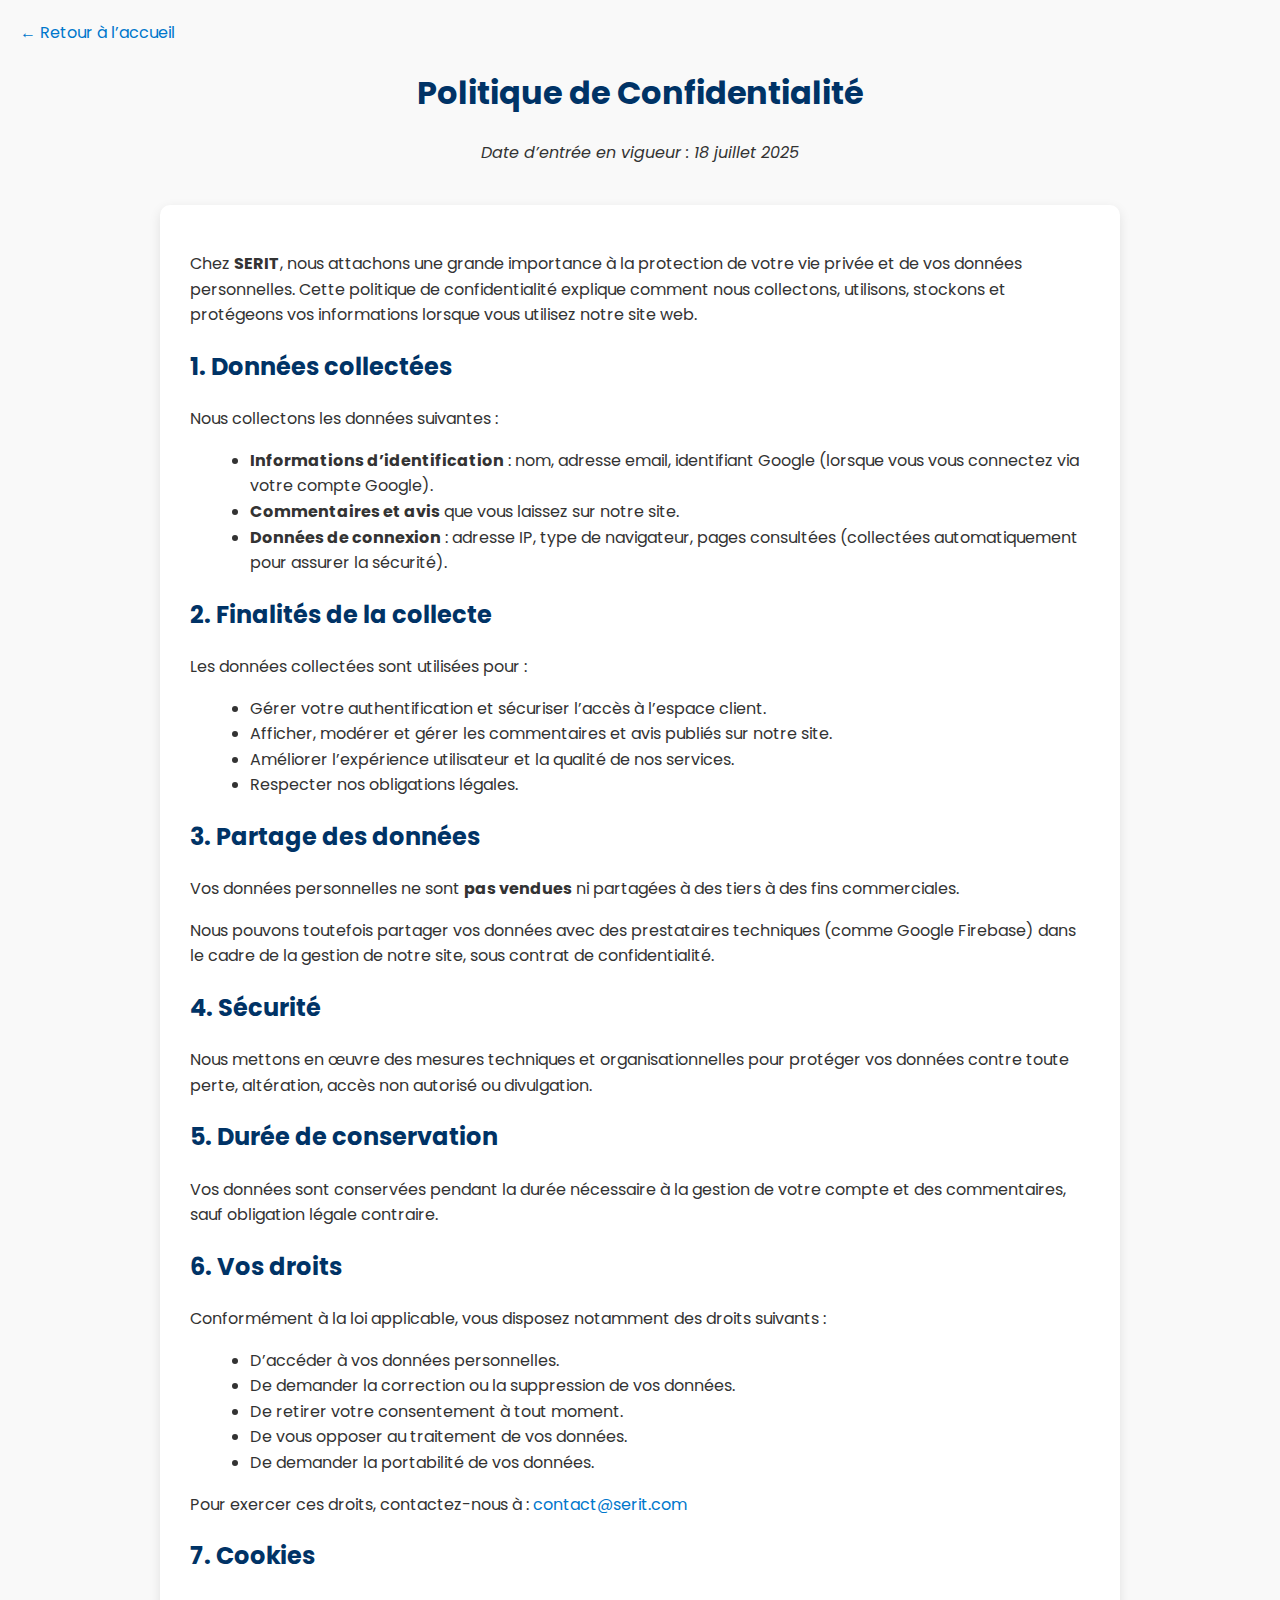
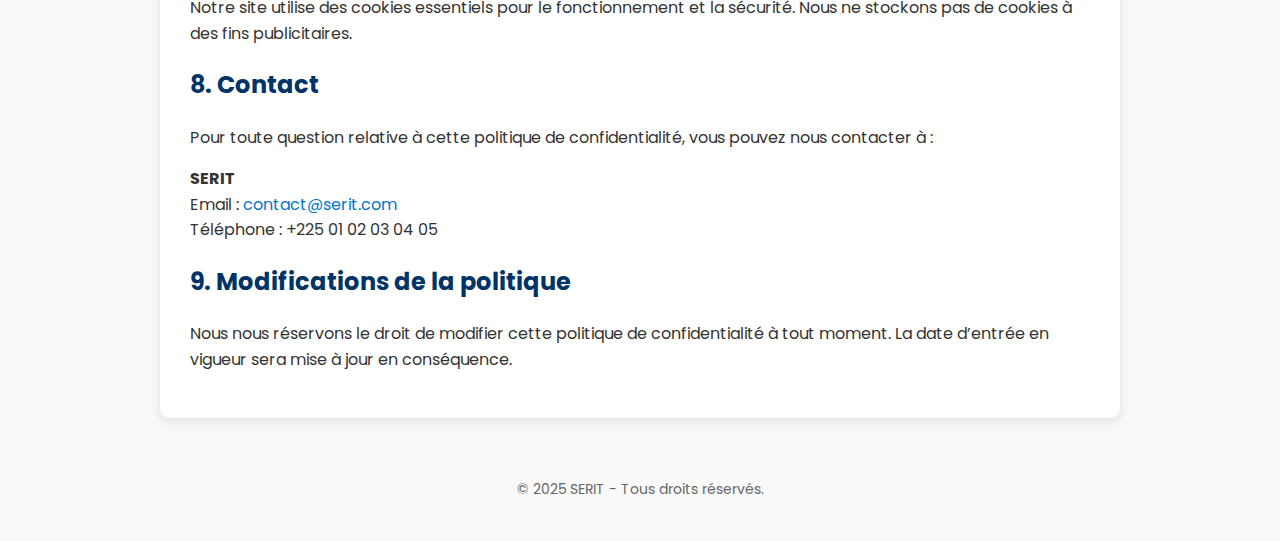
<file: politique-confidentialités.html>
<!DOCTYPE html>
<html lang="fr">
<head>
  <meta charset="UTF-8" />
  <meta name="viewport" content="width=device-width, initial-scale=1" />
  <title>Politique de Confidentialité | SERIT</title>
  <link href="https://fonts.googleapis.com/css2?family=Poppins&display=swap" rel="stylesheet" />
  <style>
    body {
      font-family: 'Poppins', sans-serif;
      background-color: #f9f9f9;
      color: #333;
      margin: 0;
      padding: 20px;
      line-height: 1.6;
    }
    h1, h2 {
      color: #003366;
    }
    a {
      color: #0077cc;
      text-decoration: none;
    }
    a:hover {
      text-decoration: underline;
    }
    header {
      text-align: center;
      margin-bottom: 40px;
    }
    section {
      max-width: 900px;
      margin: auto;
      background: white;
      padding: 30px;
      border-radius: 10px;
      box-shadow: 0 4px 12px rgba(0,0,0,0.1);
    }
    ul {
      margin-left: 20px;
    }
    footer {
      text-align: center;
      padding: 20px;
      margin-top: 40px;
      font-size: 14px;
      color: #666;
    }
  </style>
</head>
<body>
    <a href="index.html" class="retour-accueil">← Retour à l’accueil</a>
  <header>
    <h1>Politique de Confidentialité</h1>
    <p><em>Date d’entrée en vigueur : 18 juillet 2025</em></p>
  </header>

  <section>
    <p>Chez <strong>SERIT</strong>, nous attachons une grande importance à la protection de votre vie privée et de vos données personnelles. Cette politique de confidentialité explique comment nous collectons, utilisons, stockons et protégeons vos informations lorsque vous utilisez notre site web.</p>

    <h2>1. Données collectées</h2>
    <p>Nous collectons les données suivantes :</p>
    <ul>
      <li><strong>Informations d’identification</strong> : nom, adresse email, identifiant Google (lorsque vous vous connectez via votre compte Google).</li>
      <li><strong>Commentaires et avis</strong> que vous laissez sur notre site.</li>
      <li><strong>Données de connexion</strong> : adresse IP, type de navigateur, pages consultées (collectées automatiquement pour assurer la sécurité).</li>
    </ul>

    <h2>2. Finalités de la collecte</h2>
    <p>Les données collectées sont utilisées pour :</p>
    <ul>
      <li>Gérer votre authentification et sécuriser l’accès à l’espace client.</li>
      <li>Afficher, modérer et gérer les commentaires et avis publiés sur notre site.</li>
      <li>Améliorer l’expérience utilisateur et la qualité de nos services.</li>
      <li>Respecter nos obligations légales.</li>
    </ul>

    <h2>3. Partage des données</h2>
    <p>Vos données personnelles ne sont <strong>pas vendues</strong> ni partagées à des tiers à des fins commerciales.</p>
    <p>Nous pouvons toutefois partager vos données avec des prestataires techniques (comme Google Firebase) dans le cadre de la gestion de notre site, sous contrat de confidentialité.</p>

    <h2>4. Sécurité</h2>
    <p>Nous mettons en œuvre des mesures techniques et organisationnelles pour protéger vos données contre toute perte, altération, accès non autorisé ou divulgation.</p>

    <h2>5. Durée de conservation</h2>
    <p>Vos données sont conservées pendant la durée nécessaire à la gestion de votre compte et des commentaires, sauf obligation légale contraire.</p>

    <h2>6. Vos droits</h2>
    <p>Conformément à la loi applicable, vous disposez notamment des droits suivants :</p>
    <ul>
      <li>D’accéder à vos données personnelles.</li>
      <li>De demander la correction ou la suppression de vos données.</li>
      <li>De retirer votre consentement à tout moment.</li>
      <li>De vous opposer au traitement de vos données.</li>
      <li>De demander la portabilité de vos données.</li>
    </ul>
    <p>Pour exercer ces droits, contactez-nous à : <a href="mailto:contact@serit.com">contact@serit.com</a></p>

    <h2>7. Cookies</h2>
    <p>Notre site utilise des cookies essentiels pour le fonctionnement et la sécurité. Nous ne stockons pas de cookies à des fins publicitaires.</p>

    <h2>8. Contact</h2>
    <p>Pour toute question relative à cette politique de confidentialité, vous pouvez nous contacter à :</p>
    <p><strong>SERIT</strong><br/>
    Email : <a href="mailto:contact@serit.com">contact@serit.com</a><br/>
    Téléphone : +225 01 02 03 04 05</p>

    <h2>9. Modifications de la politique</h2>
    <p>Nous nous réservons le droit de modifier cette politique de confidentialité à tout moment. La date d’entrée en vigueur sera mise à jour en conséquence.</p>
  </section>

  <footer>
    &copy; 2025 SERIT - Tous droits réservés.
  </footer>
</body>
</html>
</file>
